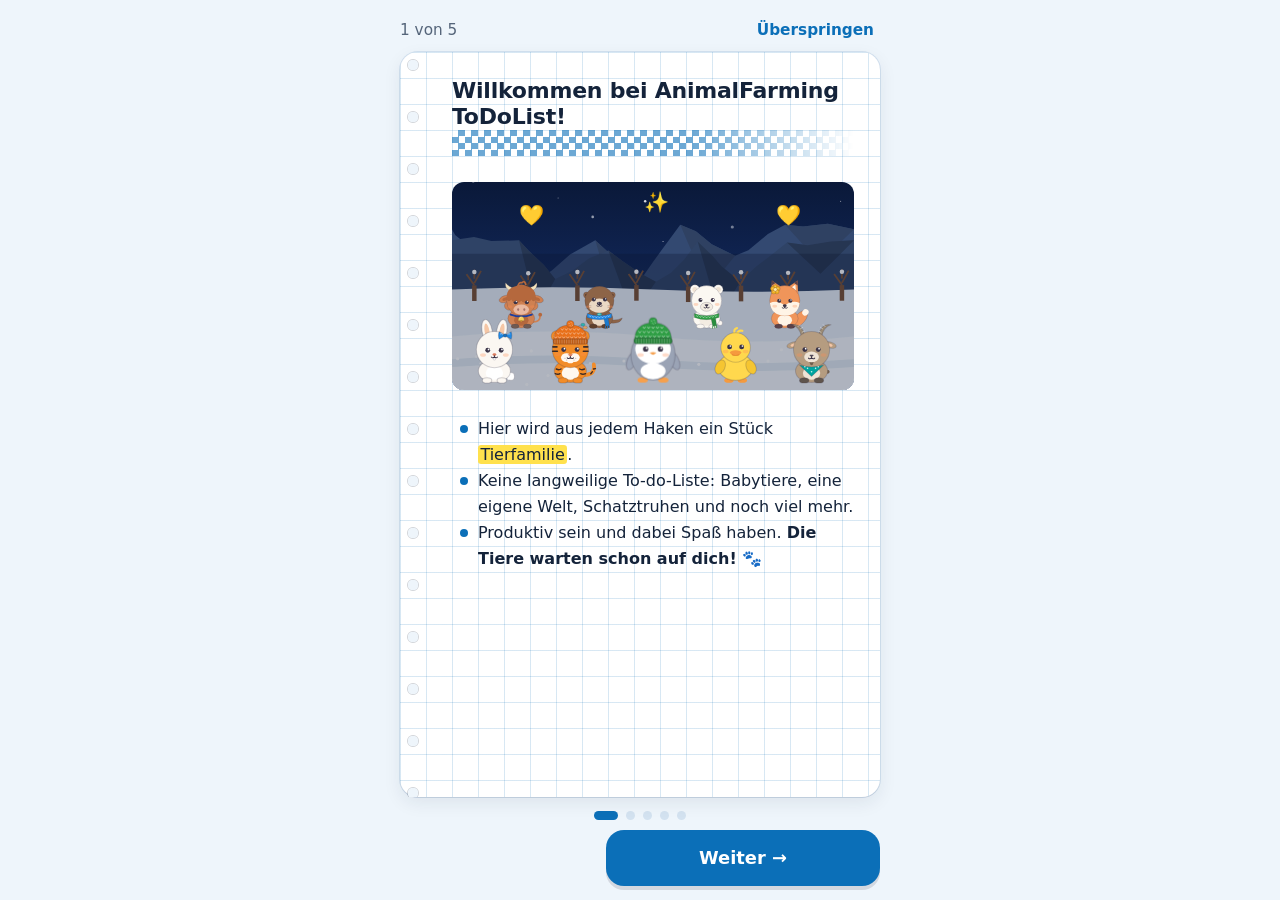
<file: index.html>
<!doctype html>
<html lang="de">
<head>
  <meta charset="utf-8">
  <meta name="viewport" content="width=device-width, initial-scale=1, viewport-fit=cover">
  <title>AnimalFarmingToDoList</title>
  <meta name="theme-color" content="#eef5fb">
  <meta name="apple-mobile-web-app-capable" content="yes">
  <meta name="mobile-web-app-capable" content="yes">
  <meta name="apple-mobile-web-app-status-bar-style" content="default">
  <meta name="apple-mobile-web-app-title" content="AnimalFarmingToDoList">
  <link rel="apple-touch-icon" href="icons/icon-180.png">
  <link rel="icon" href="icons/icon-192.png">
  <link rel="manifest" href="manifest.webmanifest">
  <link rel="stylesheet" href="styles.css">
</head>
<body>
  <div id="app">
    <header id="top"></header>
    <main id="view" tabindex="-1"></main>
  </div>

  <nav id="nav" aria-label="Hauptmenü">
    <button data-action="nav" data-view="heute"><span class="ni">☀️</span><span>Heute</span></button>
    <button data-action="nav" data-view="listen"><span class="ni">📝</span><span>Listen</span></button>
    <button data-action="nav" data-view="tiere"><span class="ni">🐾</span><span>Tiere</span></button>
    <button data-action="nav" data-view="einstellungen"><span class="ni">⚙️</span><span>Einstellen</span></button>
  </nav>

  <div id="sheet-layer" hidden>
    <div class="scrim" data-action="close-sheet"></div>
    <div class="sheet" role="dialog" aria-modal="true">
      <button class="sheet-close" data-action="close-sheet" aria-label="Schließen">✕</button>
      <div id="sheet-body"></div>
    </div>
  </div>

  <div id="overlay" hidden></div>
  <div id="hatch" hidden></div>
  <div id="gift" hidden></div>
  <div id="intro" hidden role="dialog" aria-modal="true" aria-label="Einführung"></div>
  <div id="toast" role="status" aria-live="polite"></div>
  <div id="fx" aria-hidden="true"></div>
  <input type="file" id="file-in" accept=".json,application/json,text/plain" hidden>

  <script src="animals.js"></script>
  <script src="world.js"></script>
  <script src="app.js"></script>
</body>
</html>
</file>
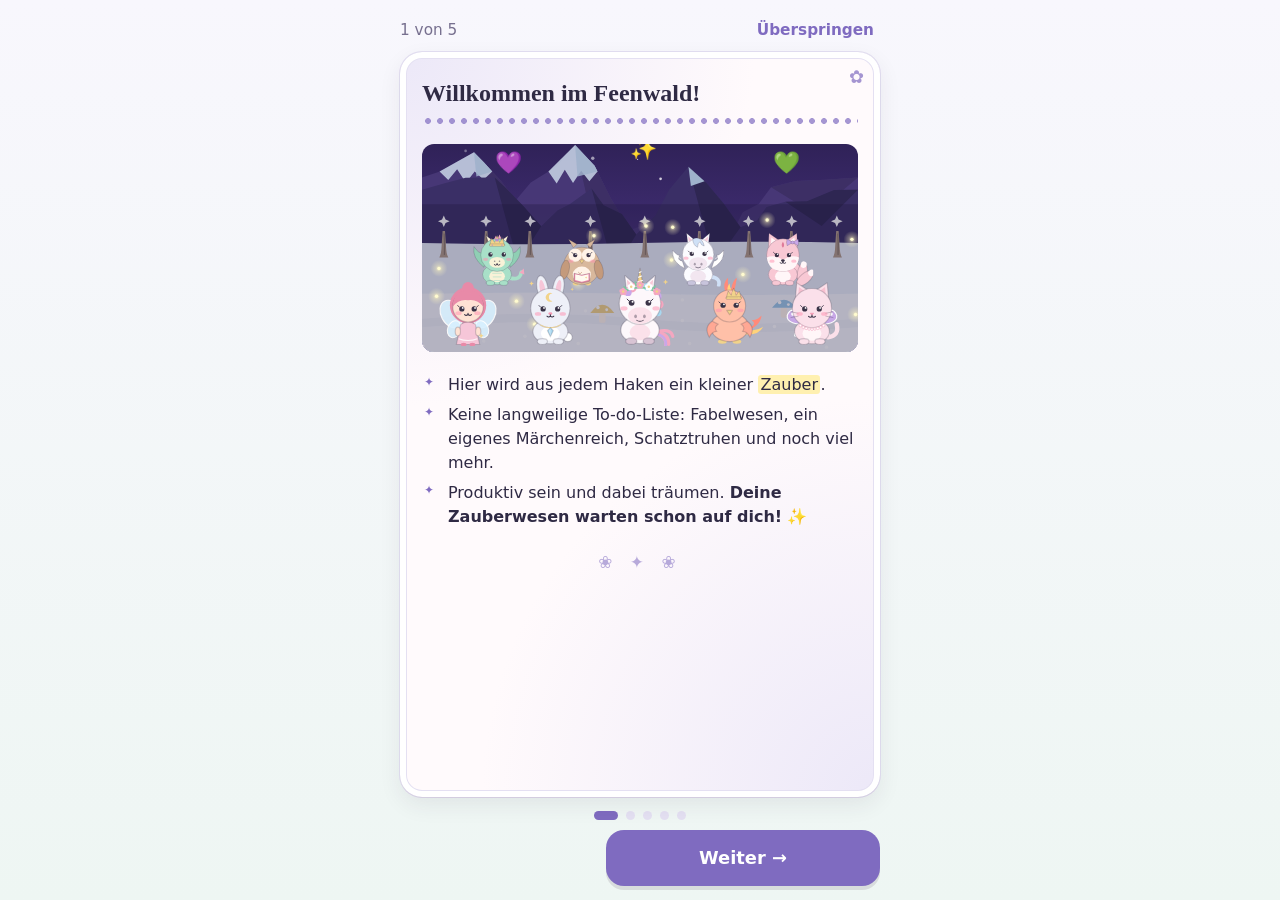
<file: feen/index.html>
<!doctype html>
<html lang="de" data-edition="feen">
<head>
  <meta charset="utf-8">
  <meta name="viewport" content="width=device-width, initial-scale=1, viewport-fit=cover">
  <title>FeenwaldToDoList</title>
  <meta name="theme-color" content="#f8f7fd">
  <meta name="apple-mobile-web-app-capable" content="yes">
  <meta name="mobile-web-app-capable" content="yes">
  <meta name="apple-mobile-web-app-status-bar-style" content="default">
  <meta name="apple-mobile-web-app-title" content="FeenwaldToDoList">
  <link rel="apple-touch-icon" href="icons/icon-180.png">
  <link rel="icon" href="icons/icon-192.png">
  <link rel="manifest" href="manifest.webmanifest">
  <link rel="stylesheet" href="../styles.css">
  <link rel="stylesheet" href="../feen.css">
</head>
<body>
  <div id="app">
    <header id="top"></header>
    <main id="view" tabindex="-1"></main>
  </div>

  <nav id="nav" aria-label="Hauptmenü">
    <button data-action="nav" data-view="heute"><span class="ni">☀️</span><span>Heute</span></button>
    <button data-action="nav" data-view="listen"><span class="ni">📜</span><span>Listen</span></button>
    <button data-action="nav" data-view="tiere"><span class="ni">🧚</span><span>Feenwald</span></button>
    <button data-action="nav" data-view="einstellungen"><span class="ni">⚙️</span><span>Einstellen</span></button>
  </nav>

  <div id="sheet-layer" hidden>
    <div class="scrim" data-action="close-sheet"></div>
    <div class="sheet" role="dialog" aria-modal="true">
      <button class="sheet-close" data-action="close-sheet" aria-label="Schließen">✕</button>
      <div id="sheet-body"></div>
    </div>
  </div>

  <div id="overlay" hidden></div>
  <div id="hatch" hidden></div>
  <div id="gift" hidden></div>
  <div id="intro" hidden role="dialog" aria-modal="true" aria-label="Einführung"></div>
  <div id="toast" role="status" aria-live="polite"></div>
  <div id="fx" aria-hidden="true"></div>
  <input type="file" id="file-in" accept=".json,application/json,text/plain" hidden>

  <!-- Reihenfolge wichtig: zuerst die Edition, dann der gemeinsame Code -->
  <script src="../edition-feen.js"></script>
  <script src="../animals.js"></script>
  <script src="../world.js"></script>
  <script src="../app.js"></script>
</body>
</html>
</file>
<file: styles.css>
/* ---------- Farbthemen (kräftig: Blau, Grün, Türkis, Herbst) ---------- */
:root, [data-theme="meer"] {
  --bg: #eef5fb; --card: #ffffff; --ink: #14233a; --muted: #55657a;
  --accent: #0b6fb8; --accent-ink: #ffffff; --soft: #cfe5f7; --line: #d3e2f0;
  --grid: rgba(11, 111, 184, .08);
  --hl-y: #ffe14d; --hl-g: #9be36a;
  --shadow: 0 1px 0 rgba(20, 35, 58, .05), 0 6px 18px rgba(20, 35, 58, .08);
  --cat-ink: #ffffff;
}
[data-theme="himmel"] { --bg: #edf6ff; --accent: #1677d6; --soft: #cde4fb; --line: #d2e3f5; --grid: rgba(22, 119, 214, .08); }
[data-theme="gipfel"] { --bg: #f4f7fc; --accent: #1d3f9e; --soft: #d5def5; --line: #d8e0f0; --grid: rgba(29, 63, 158, .08); }
[data-theme="tuerkis"] { --bg: #ebf8f7; --accent: #00857f; --soft: #c6ece9; --line: #cfe8e5; --grid: rgba(0, 133, 127, .08); }
[data-theme="wald"] { --bg: #eef7ee; --accent: #23843a; --soft: #cdeccf; --line: #d3e8d4; --grid: rgba(35, 132, 58, .08); }
[data-theme="herbst"] { --bg: #f3f6f1; --accent: #c44d12; --soft: #fbd9c2; --line: #e6e2d6; --grid: rgba(196, 77, 18, .07); }
[data-theme="sonne"] { --bg: #f2f7fb; --accent: #f0a500; --accent-ink: #14233a; --soft: #ffe8a8; --line: #dde6ee; --grid: rgba(240, 165, 0, .09); }
[data-theme="nacht"] {
  --bg: #0d1a2e; --card: #15263f; --ink: #e8f1fb; --muted: #9fb3cc;
  --accent: #3cc8e8; --accent-ink: #0d1a2e; --soft: #1f3a5c; --line: #22395a;
  --grid: rgba(255, 255, 255, .035);
  --hl-y: rgba(255, 214, 51, .4); --hl-g: rgba(120, 220, 90, .35);
  --shadow: 0 6px 18px rgba(0, 0, 0, .3);
}

/* ---------- Grundlagen ---------- */
* { box-sizing: border-box; -webkit-tap-highlight-color: transparent; }
/* Schrift wächst mit der Bildschirmbreite: so wie geplant bei ~390 px, auf schmalen Handys etwas kleiner, nie größer als bisher */
html { font-size: clamp(14px, 4.36vw, 17px); -webkit-text-size-adjust: 100%; text-size-adjust: 100%; overflow-x: clip; }
html[data-size="s"] { font-size: clamp(13px, 3.85vw, 15px); }
html[data-size="l"] { font-size: clamp(16px, 5.13vw, 20px); }
body { overflow-x: clip; }
/* Nichts darf breiter als der Bildschirm werden: Flex-/Grid-Kinder dürfen schrumpfen */
.set-row > * { min-width: 0; }
.set-row > :first-child { flex: 1 1 auto; }
.set-row > :last-child:not(:first-child) { flex: none; }
img, svg, input, textarea, select { max-width: 100%; }
body {
  margin: 0; color: var(--ink); background-color: var(--bg);
  background-image:
    linear-gradient(var(--grid) 1px, transparent 1px),
    linear-gradient(90deg, var(--grid) 1px, transparent 1px);
  background-size: 22px 22px;
  font-family: ui-rounded, "SF Pro Rounded", "Nunito", system-ui, -apple-system, "Segoe UI", sans-serif;
  line-height: 1.45; min-height: 100vh; min-height: 100dvh;
}
button, input, textarea { font: inherit; color: inherit; }
button { cursor: pointer; border: 0; background: none; padding: 0; }
input, textarea { font-size: max(16px, 1rem); } /* verhindert Zoom auf dem iPhone */
h1, h2, h3 { line-height: 1.2; margin: 0; }
:focus-visible { outline: 3px solid var(--accent); outline-offset: 2px; border-radius: 10px; }

#app {
  max-width: 620px; margin: 0 auto;
  padding: calc(env(safe-area-inset-top) + 10px) 16px calc(env(safe-area-inset-bottom) + 96px);
}
#view:focus { outline: none; }

/* ---------- Kopfzeile wie auf dem Zettel ---------- */
#top { display: flex; align-items: flex-end; justify-content: space-between; gap: 12px; padding: 8px 2px 4px; position: relative; }
.brand-name { font-size: clamp(1.25rem, 5.6vw, 1.9rem); font-weight: 800; letter-spacing: -.02em; color: var(--ink); line-height: 1.1; overflow-wrap: normal; word-break: normal; min-width: 0; }
.brand-date { flex: none; }
.brand-date { font-size: .9rem; color: var(--muted); text-align: right; padding-bottom: 8px; }
.checker {
  height: 12px; margin: 2px 0 16px; border-radius: 6px; opacity: .55;
  background:
    conic-gradient(var(--accent) 25%, transparent 0 50%, var(--accent) 0 75%, transparent 0) 0 0 / 12px 12px;
  -webkit-mask: linear-gradient(90deg, #000 60%, transparent);
          mask: linear-gradient(90deg, #000 60%, transparent);
}

/* ---------- Karten & Überschriften ---------- */
.card { background: var(--card); border-radius: 22px; box-shadow: var(--shadow); padding: 16px; margin-bottom: 14px; border: 1px solid var(--line); }
.muted { color: var(--muted); }
.hint { color: var(--muted); font-size: .9rem; margin: 4px 0 10px; }
.sec-head { display: flex; align-items: center; justify-content: space-between; margin: 22px 4px 10px; }
.sec-head h2 { font-size: 1.15rem; }
.view-title { font-size: 1.5rem; margin: 4px 4px 4px; }
section { margin-bottom: 8px; }

/* ---------- Knöpfe ---------- */
.big-btn {
  display: flex; align-items: center; justify-content: center; gap: 8px; width: 100%;
  min-height: 56px; padding: 12px 18px; border-radius: 18px; font-weight: 700; font-size: 1.05rem;
  background: var(--card); border: 2px solid var(--line); margin-bottom: 10px;
}
.big-btn.primary { background: var(--accent); color: var(--accent-ink); border-color: transparent; box-shadow: 0 4px 0 rgba(58, 51, 71, .15); }
.big-btn.primary:active { transform: translateY(2px); box-shadow: 0 2px 0 rgba(58, 51, 71, .15); }
.big-btn.soft { background: var(--soft); border-color: transparent; }
.big-btn.danger-soft { color: var(--muted); background: transparent; border: 2px dashed var(--line); }
.ghost-btn { padding: 12px 14px; border-radius: 14px; font-weight: 600; color: var(--muted); border: 2px dashed var(--line); width: 100%; min-height: 48px; margin-top: 4px; }
.link { color: var(--accent); font-weight: 700; padding: 8px 6px; min-height: 44px; }
.row2 { display: grid; grid-template-columns: minmax(0, 1fr) minmax(0, 1fr); gap: 10px; }

.pill {
  display: inline-flex; align-items: center; gap: 6px; padding: 10px 14px; min-height: 44px;
  border-radius: 999px; border: 2px solid var(--line); background: var(--card); font-weight: 600;
}
.pill.on { background: var(--soft); border-color: var(--accent); }
.pill.on.imp { background: var(--hl-y); border-color: #e3c02c; color: #3a3347; }
.pill.on.done { background: var(--hl-g); border-color: #7fcf55; color: #3a3347; }
.toggles { display: flex; flex-wrap: wrap; gap: 8px; margin: 10px 0 6px; }

.chips { display: flex; flex-wrap: wrap; gap: 8px; }
.chip {
  display: inline-flex; align-items: center; gap: 6px; padding: 6px 12px 6px 6px; min-height: 44px;
  border-radius: 999px; background: var(--card); border: 2px solid var(--line); font-weight: 600;
}
.chip svg { width: 30px; height: 30px; flex: none; }
.stone-dot { width: 18px; height: 14px; border-radius: 50%; display: inline-block; box-shadow: inset 0 0 0 1.5px rgba(20,35,58,.2); }
/* ausgewählt: kräftige Akzentfarbe (gut lesbar); Kategorie-Chips in ihrer eigenen Farbe */
.chip.on { background: var(--accent); border-color: var(--accent); color: var(--accent-ink); }
.chip.on[style*="--cat"] { background: var(--cat); border-color: var(--ink); color: #fff; }
.ico { width: 1.25em; height: 1.25em; vertical-align: -.25em; display: inline-block; }
.gift-cell .ico { width: 1.5em; height: 1.2em; }
.gc-icon .ico { width: 54px; height: 40px; }

/* ---------- Kategorien ---------- */
.cat { margin-bottom: 16px; }
.cat-head {
  width: 100%; display: flex; align-items: center; gap: 6px; text-align: left;
  background: var(--cat); color: var(--cat-ink); border-radius: 20px; text-shadow: 0 1px 1px rgba(0,0,0,.18); padding: 6px 8px 6px 8px; min-height: 58px;
  box-shadow: var(--shadow);
}
.cat-toggle { flex: 1; min-width: 0; display: flex; align-items: center; gap: 10px; text-align: left; min-height: 46px; padding-right: 4px; }
.cat-gear { flex: none; width: 44px; height: 44px; border-radius: 50%; display: grid; place-items: center; font-size: 1.15rem; background: none; text-shadow: none; }
/* Der Listenkasten ragt 14 px unter das Farbfeld (siehe .cat-body) → Zahnrad in die Mitte des sichtbaren Felds */
.cat:not(.collapsed) .cat-gear { transform: translateY(-7px); }
.cat-gear:active { transform: scale(.92); }
.cat:not(.collapsed) .cat-gear:active { transform: translateY(-7px) scale(.92); }
.cat-animal { width: 46px; height: 46px; flex: none; background: rgba(255, 255, 255, .55); border-radius: 50%; display: grid; place-items: center; }
.cat-animal svg { width: 42px; height: 42px; }
.cat-name { font-weight: 800; font-size: 1.1rem; flex: 1; }
.cat-count { font-size: .85rem; font-weight: 600; opacity: .8; }
.chev { transition: transform .2s; font-size: .9rem; }
.cat.collapsed .chev { transform: rotate(-90deg); }
.cat-body { background: var(--card); border: 1px solid var(--line); border-top: 0; margin: -14px 6px 0; padding: 20px 10px 8px; border-radius: 0 0 20px 20px; }

.paws { display: flex; align-items: center; gap: 6px; font-size: .85rem; color: var(--muted); padding: 0 6px 8px; flex-wrap: wrap; }
.paw { width: 16px; height: 16px; border-radius: 50%; border: 2px solid var(--cat, var(--accent)); display: inline-block; }
.paw.on { background: var(--cat, var(--accent)); }
[data-theme="nacht"] .paw { border-color: var(--accent); }
[data-theme="nacht"] .paw.on { background: var(--accent); }

/* ---------- Aufgaben ---------- */
.task { display: flex; align-items: center; gap: 4px; border-radius: 14px; }
.task + .task { border-top: 1px dashed var(--line); }
.check {
  flex: none; width: 48px; height: 48px; display: grid; place-items: center; border-radius: 50%;
}
.check::before {
  content: ""; grid-area: 1 / 1; width: 28px; height: 28px; border-radius: 50%;
  border: 2.5px solid var(--cat, var(--accent)); background: var(--card); transition: background .2s, transform .2s;
}
[data-theme="nacht"] .check::before { border-color: var(--cat, var(--accent)); }
.check svg { grid-area: 1 / 1; width: 18px; height: 18px; opacity: 0; transform: scale(.4); transition: .2s; z-index: 1; }
.is-done > .check::before { background: var(--cat, var(--accent)); }
.is-done > .check svg { opacity: 1; transform: scale(1); }
.check:active::before { transform: scale(.88); }
.check.sm { width: 40px; height: 40px; }
.check.sm::before { width: 24px; height: 24px; }

.task-main { flex: 1; text-align: left; padding: 10px 4px; min-height: 48px; display: flex; flex-direction: column; justify-content: center; gap: 4px; }
.task-title { font-size: 1rem; word-break: break-word; }
.hl { padding: .05em .25em; margin: 0 -.25em; border-radius: .3em; -webkit-box-decoration-break: clone; box-decoration-break: clone; }
.is-imp .hl, .hl.imp { background: linear-gradient(100deg, transparent 1%, var(--hl-y) 3%, var(--hl-y) 96%, transparent 99%); }
.is-done .hl { background: linear-gradient(100deg, transparent 1%, var(--hl-g) 3%, var(--hl-g) 96%, transparent 99%); }
.is-done .task-title { color: var(--muted); }
[data-theme="nacht"] .is-imp .hl, [data-theme="nacht"] .is-done .hl { color: var(--ink); }
.task-cat { font-size: .78rem; font-weight: 700; color: var(--muted); display: inline-flex; align-items: center; gap: 6px; }
.task-cat::before { content: ""; width: 10px; height: 10px; border-radius: 50%; background: var(--cat); }
.task-sub { font-size: .8rem; color: var(--muted); display: flex; align-items: center; gap: 8px; }
.mini-bar { width: 70px; height: 7px; border-radius: 4px; background: var(--line); overflow: hidden; }
.mini-bar i { display: block; height: 100%; background: var(--cat, var(--accent)); border-radius: 4px; }
.sun { padding-right: 8px; font-size: 1rem; }

.quick { display: flex; gap: 8px; padding: 6px 4px 6px 8px; }
.quick input, .sheet input[type="text"], .sheet textarea, .field {
  width: 100%; border: 2px solid var(--line); background: var(--bg); border-radius: 14px; padding: 12px 14px; min-height: 48px;
}
.quick input::placeholder { color: var(--muted); }
.quick input:focus, .sheet input:focus, .sheet textarea:focus, .field:focus { outline: none; border-color: var(--accent); background: var(--card); }
.done-toggle { color: var(--muted); font-weight: 700; font-size: .9rem; padding: 10px 8px; min-height: 44px; }

/* ---------- Heute ---------- */
.hello { display: flex; align-items: center; gap: 12px; padding: 4px 4px 0; }
.hello .mascot { width: 68px; height: 68px; flex: none; }
.list-card { padding: 6px 8px; }
.row-animal { width: 34px; height: 34px; flex: none; margin-right: 4px; }
.row-animal svg { width: 100%; height: 100%; display: block; }
.quiet-line {
  display: flex; align-items: center; justify-content: space-between; gap: 10px; flex-wrap: wrap;
  margin: 18px 4px 6px; padding: 10px 14px; border-radius: 16px; background: var(--soft); font-size: .95rem;
}
.quiet-paws { display: inline-flex; align-items: center; gap: 5px; }
.quiet-paws svg { width: 30px; height: 30px; margin-right: 2px; }
.quiet-paws .paw { width: 13px; height: 13px; }
.fold-btn {
  width: 100%; display: flex; justify-content: space-between; align-items: center;
  margin: 14px 0 10px; padding: 14px 16px; min-height: 52px; border-radius: 18px;
  background: var(--card); border: 1px solid var(--line); box-shadow: var(--shadow); font-weight: 800; font-size: 1.05rem;
}
.more-btn {
  width: 100%; min-height: 48px; margin: 4px 0 2px; border-radius: 14px;
  color: var(--accent); font-weight: 800; background: var(--soft);
}
.hello .mascot svg { width: 100%; height: 100%; }
.hello h1 { font-size: 1.35rem; margin-bottom: 4px; }
.hello p { margin: 0; }
.stats { display: grid; grid-template-columns: minmax(0, 1fr) minmax(0, 1fr); gap: 10px; margin-bottom: 14px; }
.stat { background: var(--card); border: 1px solid var(--line); border-radius: 18px; padding: 12px 14px; box-shadow: var(--shadow); }
.stat b { font-size: 1.6rem; display: block; line-height: 1.1; }
.stat span { font-size: .85rem; color: var(--muted); }
.stat.wide { grid-column: 1 / -1; display: flex; align-items: center; gap: 12px; }
.stat.wide svg { width: 52px; height: 52px; flex: none; }
.empty { text-align: center; padding: 22px 16px; }
.empty p { margin: 6px 0 14px; }
.install-tip { background: var(--soft); border: 0; position: relative; padding-right: 48px; }
.install-tip .x { position: absolute; top: 6px; right: 6px; width: 44px; height: 44px; }

/* ---------- Tierwiese (Karte) ---------- */
.world-bar { display: flex; align-items: center; gap: 8px; margin: 8px 0 10px; flex-wrap: wrap; }
.pebbles { background: var(--card); border: 1px solid var(--line); border-radius: 999px; padding: 8px 14px; font-size: 1.05rem; box-shadow: var(--shadow); }
.place-banner { background: var(--hl-y); color: #14233a; border-radius: 14px; padding: 8px 12px; margin-bottom: 8px; display: flex; align-items: center; justify-content: space-between; gap: 8px; font-size: .92rem; }
.world-wrap {
  overflow-x: auto; overflow-y: hidden; -webkit-overflow-scrolling: touch; overscroll-behavior-x: contain;
  border-radius: 22px; border: 1px solid var(--line); box-shadow: var(--shadow); margin: 0 -4px;
  scrollbar-width: none;
}
.world-wrap::-webkit-scrollbar { display: none; }
.world-row { display: flex; width: max-content; }
@media (hover: hover) and (pointer: fine) { .world-wrap { cursor: grab; } .world-wrap:active { cursor: grabbing; } }
.w-region { display: block; flex: none; content-visibility: auto; contain-intrinsic-size: 412px 300px; }
.region-chips { display: flex; gap: 6px; overflow-x: auto; padding: 10px 2px 2px; scrollbar-width: none; }
.region-chips::-webkit-scrollbar { display: none; }
.rchip { flex: none; padding: 7px 12px; border-radius: 999px; background: var(--card); border: 1px solid var(--line); font-size: .82rem; font-weight: 700; white-space: nowrap; min-height: 36px; }
.rchip.locked { color: var(--muted); border-style: dashed; }
.rchip.on { background: var(--accent); color: var(--accent-ink); border-color: var(--accent); }
.w-label { cursor: pointer; }
.w-anim, .w-gadget, .w-find, .w-slot, .w-lock { cursor: pointer; }
.w-anim { transform-box: fill-box; transform-origin: 50% 100%; animation: wiggle 9s ease-in-out infinite; }
.w-anim.hop-now { animation: happy .6s ease; animation-delay: 0s !important; }
.w-anim.spot { animation: happy .7s ease 5; animation-delay: 0s !important; filter: drop-shadow(0 0 4px #ffd23f) drop-shadow(0 0 8px #ffd23f); }
.calm .w-anim.spot { filter: drop-shadow(0 0 4px #ffd23f) drop-shadow(0 0 8px #ffd23f); }
@keyframes wiggle { 0%, 86%, 100% { transform: none } 89% { transform: translateY(-5px) } 92% { transform: none } 95% { transform: rotate(-4deg) } }
.w-slot.pulse circle { animation: pulse 1.2s ease-in-out infinite; transform-box: fill-box; transform-origin: center; }
@keyframes pulse { 50% { transform: scale(1.18); } }
.flicker { transform-box: fill-box; transform-origin: 50% 100%; animation: flicker 1.4s ease-in-out infinite; }
@keyframes flicker { 50% { transform: scale(.9, 1.08); } }
.splash { animation: fade-pulse 2s ease-in-out infinite; }
@keyframes fade-pulse { 50% { opacity: .55; } }
.smoke { animation: drift 6s ease-in-out infinite; }
@keyframes drift { 50% { transform: translate(6px, -4px); opacity: .7; } }
.aurora { animation: fade-pulse 7s ease-in-out infinite; }
/* Laden */
.pebble-big { font-size: 1.15rem; margin: 0 0 12px; }
.unlock-card { display: flex; align-items: center; gap: 10px; background: var(--soft); border-radius: 18px; padding: 12px; margin-bottom: 14px; }
.unlock-card > div { flex: 1; font-size: .92rem; }
.unlock-card .big-btn { width: auto; min-width: 92px; margin: 0; }
.unlock-card .big-btn[disabled] { opacity: .55; }
/* Kategorien umbrechen statt seitlich scrollen – alles auf einen Blick */
.shop-tabs { display: flex; flex-wrap: wrap; gap: 6px; margin-bottom: 12px; }
.shop-tabs .chip { white-space: nowrap; }
.buy-prev { width: 170px; height: 170px; margin: 4px auto 0; display: grid; place-items: center; background: var(--soft); border-radius: 24px; }
.buy-prev svg { width: 86%; height: 86%; }
.buy-prev.region { width: 100%; height: auto; aspect-ratio: 360 / 262; overflow: hidden; padding: 0; }
.buy-prev.region svg { width: 100%; height: 100%; display: block; }
.price-box { display: grid; grid-template-columns: repeat(3, minmax(0, 1fr)); gap: 8px; margin-bottom: 14px; }
.price-box > div { background: var(--soft); border-radius: 16px; padding: 10px 6px; text-align: center; }
.price-box span { display: block; font-size: .8rem; color: var(--muted); }
.price-box b { font-size: 1.2rem; }
.price-box b.neg { color: var(--muted); }
/* Am PC: sichtbare, schmale Scrollleiste für die Gebiets-Knöpfe */
@media (hover: hover) and (pointer: fine) {
  .region-chips { scrollbar-width: thin; padding-bottom: 6px; }
  .region-chips::-webkit-scrollbar { display: block; height: 6px; }
  .region-chips::-webkit-scrollbar-thumb { background: var(--line); border-radius: 3px; }
}
.shop-grid { display: grid; grid-template-columns: repeat(auto-fill, minmax(140px, 1fr)); gap: 8px; }
.shop-item { background: var(--card); border: 1px solid var(--line); border-radius: 18px; padding: 8px; display: flex; flex-direction: column; align-items: center; text-align: center; gap: 3px; font-size: .88rem; }
.shop-prev { width: 84px; height: 84px; display: grid; place-items: center; }
.shop-prev svg { width: 100%; height: 100%; }
.shop-item small { font-size: .74rem; min-height: 1.1em; }
.buy { background: var(--accent); color: var(--accent-ink); border-radius: 12px; padding: 6px 14px; font-weight: 800; min-height: 40px; min-width: 76px; }
.buy.off { background: var(--line); color: var(--muted); }
.owned { color: var(--accent); font-weight: 800; font-size: .8rem; padding: 8px 0; }
.pick-item { cursor: pointer; }
.slot-cur { display: flex; gap: 12px; align-items: center; background: var(--soft); border-radius: 18px; padding: 10px; }

/* ---------- Tiere ---------- */
.scene { border-radius: 22px; overflow: hidden; margin: 10px 0 10px; box-shadow: var(--shadow); border: 1px solid var(--line); }
.scene svg { display: block; width: 100%; height: auto; }
[data-theme="nacht"] .scene { --sky: #2b3150; --sun: #f3efd0; }
[data-theme="nacht"] .scene svg { filter: brightness(.82) saturate(.85); }
.meadow { display: grid; grid-template-columns: repeat(auto-fill, minmax(100px, 1fr)); gap: 10px; }
.critter {
  background: var(--card); border: 1px solid var(--line); border-radius: 20px; padding: 8px 6px 10px;
  display: flex; flex-direction: column; align-items: center; box-shadow: var(--shadow);
}
.critter svg { width: 82px; height: 82px; }
.critter span { font-weight: 700; font-size: .9rem; text-align: center; word-break: break-word; }
.critter small { color: var(--muted); font-size: .72rem; }
.album { display: grid; grid-template-columns: repeat(3, minmax(0, 1fr)); gap: 8px; }
.album-item { text-align: center; padding: 6px 2px; border-radius: 16px; }
.album-item svg { width: 64px; height: 64px; }
.album-item.missing svg { filter: grayscale(1) brightness(1.15); opacity: .35; }
.album-item b { display: block; font-size: .78rem; }
.album-item small { color: var(--muted); font-size: .72rem; }
.prog-row { display: flex; align-items: center; gap: 10px; padding: 8px 0; }
.prog-row + .prog-row { border-top: 1px dashed var(--line); }
.prog-row svg { width: 46px; height: 46px; flex: none; }
.prog-row .paws { padding: 4px 0 0; }
.big-animal { width: 200px; height: 200px; margin: 0 auto; display: block; }
.idle-hop { animation: hop 2.8s ease-in-out infinite; transform-origin: 50% 100%; }
.hop-now { animation: happy .6s ease; transform-origin: 50% 100%; }
@keyframes hop { 0%, 80%, 100% { transform: translateY(0) } 88% { transform: translateY(-6px) } 94% { transform: translateY(0) } }
@keyframes happy { 0% { transform: scale(1) } 30% { transform: scale(1.08, .92) } 60% { transform: translateY(-14px) scale(.96, 1.05) } 100% { transform: none } }
.swatches { display: flex; flex-wrap: wrap; gap: 10px; }
.swatch { width: 44px; height: 44px; border-radius: 50%; background: var(--c); border: 3px solid var(--card); box-shadow: 0 0 0 2px var(--line); }
.swatch.on { box-shadow: 0 0 0 3px var(--ink); }
.animal-grid { display: grid; grid-template-columns: repeat(3, minmax(0, 1fr)); gap: 8px; }
.animal-pick { border: 2px solid var(--line); border-radius: 18px; padding: 6px 2px; background: var(--card); font-size: .75rem; font-weight: 600; }
.animal-pick svg { width: 60px; height: 60px; display: block; margin: 0 auto; }
.animal-pick.on { border-color: var(--ink); background: var(--soft); }

/* ---------- Einstellungen ---------- */
.set-row { display: flex; align-items: center; justify-content: space-between; gap: 12px; padding: 10px 0; }
.set-row + .set-row { border-top: 1px dashed var(--line); }
.set-row p { margin: 2px 0 0; font-size: .85rem; color: var(--muted); }
.switch { width: 58px; height: 34px; border-radius: 999px; background: var(--line); position: relative; flex: none; transition: background .2s; }
.switch::after { content: ""; position: absolute; top: 4px; left: 4px; width: 26px; height: 26px; border-radius: 50%; background: #fff; box-shadow: 0 1px 3px rgba(0,0,0,.2); transition: transform .2s; }
.switch.on { background: var(--accent); }
.switch.on::after { transform: translateX(24px); }
.seg { display: inline-flex; background: var(--line); border-radius: 14px; padding: 3px; }
.seg button { min-width: 48px; min-height: 40px; border-radius: 11px; font-weight: 700; }
.seg button.on { background: var(--card); box-shadow: var(--shadow); }
.stepper { display: inline-flex; align-items: center; gap: 4px; }
.stepper button { width: 44px; height: 44px; border-radius: 50%; background: var(--soft); font-size: 1.3rem; font-weight: 700; }
.stepper b { min-width: 28px; text-align: center; font-size: 1.2rem; }
.themes { display: grid; grid-template-columns: repeat(var(--tcols, 4), minmax(0, 1fr)); gap: 8px; }
.theme-btn { min-width: 0; border: 2px solid var(--line); border-radius: 16px; padding: 10px 4px; font-size: .78rem; line-height: 1.2; font-weight: 700; background: var(--card); overflow-wrap: anywhere; hyphens: auto; -webkit-hyphens: auto; }
.theme-btn.on { border-color: var(--ink); }
.theme-btn i { display: block; width: min(40px, 70%); aspect-ratio: 1; height: auto; margin: 0 auto 6px; border-radius: 50%; background: linear-gradient(135deg, var(--a) 50%, var(--b) 50%); box-shadow: inset 0 0 0 1px rgba(0,0,0,.08); }
.cat-line { display: flex; align-items: center; gap: 10px; width: 100%; text-align: left; padding: 8px 0; min-height: 52px; }
.cat-line + .cat-line, .cat-row + .cat-row { border-top: 1px dashed var(--line); }
.cat-row { display: flex; align-items: center; gap: 4px; }
.cat-row .cat-line { flex: 1; min-width: 0; }
.cat-move { display: inline-flex; align-items: center; gap: 2px; flex: none; }
.cat-move .icon-btn { background: var(--soft); color: var(--ink); font-size: .85rem; }
.cat-move .icon-btn[disabled] { opacity: .3; cursor: default; }
.cat-move .muted { margin-left: 8px; font-size: .9rem; }
.cat-line svg { width: 40px; height: 40px; flex: none; }
.cat-line > * { min-width: 0; }
.cat-line .dot { flex: none; }
.cat-line .dot { width: 18px; height: 18px; border-radius: 50%; background: var(--cat); margin-left: auto; }
.footer-note { text-align: center; color: var(--muted); font-size: .85rem; margin: 18px 0; padding: 10px; user-select: none; -webkit-user-select: none; }
.debug-card { border: 2px dashed var(--line); }
.big-btn.danger { background: #b23a12; color: #fff; border-color: transparent; }

/* ---------- Navigation ---------- */
#nav {
  position: fixed; left: 0; right: 0; bottom: 0; z-index: 20;
  display: flex; justify-content: center; gap: 2px;
  padding: 6px 10px calc(env(safe-area-inset-bottom) + 6px);
  background: color-mix(in srgb, var(--card) 88%, transparent);
  -webkit-backdrop-filter: blur(14px); backdrop-filter: blur(14px);
  border-top: 1px solid var(--line);
}
#nav button { flex: 1; max-width: 140px; display: flex; flex-direction: column; align-items: center; gap: 2px; padding: 6px 0; border-radius: 14px; font-size: .78rem; font-weight: 700; color: var(--muted); min-height: 56px; }
#nav .ni { font-size: 1.35rem; line-height: 1.2; filter: grayscale(.6); opacity: .8; }
#nav button.on { color: var(--ink); background: var(--soft); }
#nav button.on .ni { filter: none; opacity: 1; }

/* ---------- Bottom Sheet ---------- */
#sheet-layer { position: fixed; inset: 0; z-index: 55; } /* über Fokus/Timer, unter dem Schlüpf-Fenster */
.split-box { text-align: left; background: var(--soft); border-radius: 18px; padding: 14px; margin-top: 14px; }
.split-box p { margin: 0 0 10px; }
.split-box input { width: 100%; border: 2px solid var(--line); background: var(--card); border-radius: 14px; padding: 12px 14px; min-height: 48px; }
.split-box input:focus { outline: none; border-color: var(--accent); }
.split-list { margin: 0 0 10px; padding-left: 1.4em; font-weight: 600; }
.split-list li { padding: 3px 0; }
.split-list li.is-done { color: var(--muted); text-decoration: line-through; }
.scrim { position: absolute; inset: 0; background: rgba(40, 32, 50, .38); animation: fade .2s; }
.sheet {
  position: absolute; left: 0; right: 0; bottom: 0; max-width: 620px; margin: 0 auto;
  max-height: 90vh; max-height: 90dvh; overflow-y: auto; -webkit-overflow-scrolling: touch;
  background: var(--card); border-radius: 26px 26px 0 0;
  padding: 22px 18px calc(env(safe-area-inset-bottom) + 24px);
  animation: up .25s ease-out;
}
.sheet h2 { font-size: 1.3rem; margin: 0 48px 12px 0; }
.sheet h3 { font-size: 1rem; margin: 20px 0 8px; }
.sheet-close { position: absolute; top: 10px; right: 10px; width: 44px; height: 44px; border-radius: 50%; background: var(--soft); font-size: 1rem; }
.sheet-actions { margin-top: 22px; }
.title-input { font-weight: 700; resize: none; }
.sub { display: flex; align-items: center; gap: 2px; }
.sub input { flex: 1; border: 0 !important; background: transparent !important; padding: 8px 4px !important; min-height: 44px; }
.sub.is-done input { color: var(--muted); text-decoration: line-through; }
.icon-btn { width: 44px; height: 44px; border-radius: 50%; color: var(--muted); flex: none; }
.pick { display: flex; align-items: center; gap: 10px; width: 100%; text-align: left; padding: 10px 8px; min-height: 52px; border-radius: 14px; }
.pick .sunbox { width: 34px; height: 34px; border-radius: 50%; border: 2px dashed var(--line); display: grid; place-items: center; flex: none; font-size: 1rem; filter: grayscale(1); opacity: .45; }
.pick.on { background: var(--soft); }
.pick.on .sunbox { filter: none; opacity: 1; border-style: solid; border-color: #f0c33c; background: #fff4c2; }
.pick-group { margin-top: 12px; font-weight: 800; font-size: .9rem; display: flex; align-items: center; gap: 8px; }
.pick-group::before { content: ""; width: 12px; height: 12px; border-radius: 50%; background: var(--cat); }
.sticky-bottom { position: sticky; bottom: calc(-1 * (env(safe-area-inset-bottom) + 24px)); background: var(--card); padding: 12px 0 calc(env(safe-area-inset-bottom) + 8px); margin-top: 12px; }

/* ---------- Overlays: Fokus, Timer, Schlüpfen ---------- */
#overlay, #hatch {
  position: fixed; inset: 0; z-index: 50; background: var(--bg); overflow-y: auto;
  padding: calc(env(safe-area-inset-top) + 16px) 18px calc(env(safe-area-inset-bottom) + 20px);
  animation: fade .2s;
}
#hatch { z-index: 60; background: var(--bg); }
.ov-inner { max-width: 520px; margin: 0 auto; display: flex; flex-direction: column; min-height: 100%; }
.ov-close { align-self: flex-end; width: 48px; height: 48px; border-radius: 50%; background: var(--soft); font-size: 1.1rem; }
.focus-card { background: var(--card); border-radius: 28px; padding: 22px 20px; text-align: center; box-shadow: var(--shadow); border: 1px solid var(--line); margin: 10px 0 18px; border-top: 10px solid var(--cat); }
.focus-card svg.big { width: 120px; height: 120px; }
.focus-card h1 { font-size: 1.6rem; margin: 10px 0 6px; word-break: break-word; }
.next-step { background: var(--soft); border-radius: 16px; padding: 12px; margin: 14px 0 0; }
.next-step b { display: block; font-size: 1.1rem; margin: 4px 0 8px; }
.timer-ring { width: 230px; height: 230px; margin: 20px auto; position: relative; }
.timer-ring svg { width: 100%; height: 100%; transform: rotate(-90deg); }
.timer-ring .t { position: absolute; inset: 0; display: grid; place-items: center; font-size: 2.6rem; font-weight: 800; font-variant-numeric: tabular-nums; }
.timer-ring circle { transition: stroke-dashoffset 1s linear; }
.center { text-align: center; }
.center p { margin: 6px 0; }

/* Einführung im Karo-Heft-Stil.
   Ein Kästchen = 26 px. Zeilenhöhe, Abstände, Bilder und Polsterung sind ganze Kästchen,
   damit jede Textzeile genau in einer Kästchenreihe steht. */
#intro { --k: 26px; position: fixed; inset: 0; z-index: 70; overflow-y: auto; background-color: var(--bg);
  padding: calc(env(safe-area-inset-top) + 8px) 12px calc(env(safe-area-inset-bottom) + 14px); animation: fade .25s; }
.intro-wrap { max-width: 480px; margin: 0 auto; display: flex; flex-direction: column; min-height: 100%; }
.intro-top { display: flex; justify-content: space-between; align-items: center; min-height: 44px; font-size: .9rem; }
.intro-page {
  position: relative; flex: 1; border-radius: 18px; box-shadow: var(--shadow), 0 0 0 1px var(--line);
  padding: var(--k) var(--k) var(--k) calc(var(--k) * 2);
  background-color: var(--card);
  background-image: linear-gradient(color-mix(in srgb, var(--accent) 16%, transparent) 1px, transparent 1px),
                    linear-gradient(90deg, color-mix(in srgb, var(--accent) 16%, transparent) 1px, transparent 1px);
  background-size: var(--k) var(--k); background-position: 0 0; background-origin: border-box;
  animation: up .25s ease-out;
}
.intro-page * { margin: 0; }
/* Lochrand wie im Collegeblock – Löcher genau in jeder zweiten Kästchenreihe */
.intro-page::before { content: ""; position: absolute; left: 6px; top: 0; bottom: 0; width: 14px;
  background: radial-gradient(circle at 7px 13px, var(--bg) 5px, color-mix(in srgb, var(--ink) 18%, transparent) 5.5px, transparent 6.5px) 0 0 / 14px calc(var(--k) * 2) repeat-y; }
.intro-head h1 { font-size: 22px; line-height: var(--k); font-weight: 800; letter-spacing: -.01em; padding-top: 0; }
.intro-head .checker { height: var(--k); margin: 0 0 var(--k); opacity: .6; border-radius: 0;
  background: conic-gradient(var(--accent) 25%, transparent 0 50%, var(--accent) 0 75%, transparent 0) 0 0 / var(--k) var(--k);
  background-size: 13px 13px; }
.intro-art { margin-bottom: var(--k); }
.intro-points { list-style: none; padding: 0; }
.intro-points li { position: relative; padding-left: var(--k); font-size: 16px; line-height: var(--k); }
.intro-points li::before { content: ""; position: absolute; left: 8px; top: 9px; width: 8px; height: 8px; border-radius: 50%; background: var(--accent); }
.intro-points mark { background: var(--hl-y); color: inherit; padding: 0 .15em; border-radius: .2em; }
.intro-points mark.g { background: var(--hl-g); }

/* Bilder: Höhen immer ganze Kästchen */
.intro-art.crew { display: grid; grid-template-columns: repeat(4, minmax(0, 1fr)); grid-auto-rows: calc(var(--k) * 3); gap: 0 4px; }
.intro-art.crew > div { position: relative; }
.intro-art.crew svg { width: 100%; height: 100%; display: block; }
.intro-art.crew .secret svg { filter: brightness(0) opacity(.18); }
.intro-art.crew .secret b { position: absolute; inset: 0; display: grid; place-items: center; font-size: 20px; color: var(--muted); }
.intro-art.map { position: relative; height: calc(var(--k) * 8); border-radius: 12px; overflow: hidden; }
.intro-art.map > svg { width: 100%; height: 100%; display: block; }
/* Willkommensseite: Pinguin schlüpft, sagt Hallo (verschwindet nach 4 s), die Familie hüpft nach und nach dazu.
   Alles liegt IN der Landschafts-Grafik, daher stehen die Tiere immer auf dem Boden. */
.intro-art .w-label { display: none; }
.intro-art.welcome > svg g { transform-box: fill-box; }
.wl-pop { transform-origin: 50% 100%; animation: pop-in .5s cubic-bezier(.3, 1.6, .5, 1) both; }
.wl-egg { transform-origin: 50% 90%; animation: wobble .4s ease-in-out .3s 3 both, eggout .35s ease-in 1.5s forwards; }
.wl-born { transform-origin: 50% 90%; animation: rise .8s cubic-bezier(.25, 1.35, .5, 1) 1.55s both; }
.wl-bubble { transform-origin: 50% 100%; animation: bubble-in .45s cubic-bezier(.3, 1.6, .5, 1) 2.35s both, bubble-out .4s ease-in 6.35s forwards; }
.wl-heart { animation: pop-in .5s ease-out 5.2s both, float-soft 3s ease-in-out 5.7s infinite; transform-origin: 50% 50%; }
@keyframes eggout { to { transform: scale(1.35); opacity: 0; } }
@keyframes bubble-in { from { opacity: 0; transform: scale(.4); } to { opacity: 1; transform: none; } }
@keyframes bubble-out { to { opacity: 0; transform: scale(.6); } }
@keyframes float-soft { 50% { transform: translateY(-6px); } }
/* Ruhemodus / weniger Bewegung: gleich das fertige Bild (ohne Ei und ohne Sprechblase) */
.calm .wl-egg, .calm .wl-bubble { display: none; }
@media (prefers-reduced-motion: reduce) { .wl-egg, .wl-bubble { display: none; } }
.map-crew { position: absolute; left: 0; right: 0; bottom: 4px; display: flex; justify-content: space-around; }
.map-crew svg { width: 44px; height: 44px; }
.intro-art.list { background: var(--card); border-radius: 12px; box-shadow: 0 0 0 1px var(--line); overflow: hidden; }
.intro-art.list .task { height: calc(var(--k) * 2); pointer-events: none; }
.intro-art.list .task + .task { border-top: 0; }
.intro-art.list .check { width: calc(var(--k) * 2); height: calc(var(--k) * 2); }
.intro-art.list .task-main { padding: 0; min-height: 0; }
.mini-cat { height: calc(var(--k) * 2); display: flex; align-items: center; gap: 8px; padding: 0 12px 0 6px; background: #084a85; color: #fff; }
.mini-cat span { width: 40px; height: 40px; background: rgba(255,255,255,.55); border-radius: 50%; display: grid; place-items: center; }
.mini-cat svg { width: 36px; height: 36px; }
.mini-cat b { flex: 1; font-size: 17px; }
.mini-cat small { opacity: .85; font-weight: 600; }
.mini-add { height: calc(var(--k) * 2); display: flex; align-items: center; padding: 0 14px; color: var(--muted); border-top: 1px dashed var(--line); }
.intro-label { height: var(--k); line-height: var(--k); font-weight: 800; padding: 0 10px; }
.intro-btn { height: calc(var(--k) * 2); line-height: calc(var(--k) * 2); background: var(--accent); color: var(--accent-ink); text-align: center; font-weight: 800; }
.intro-art.gifts { display: flex; flex-direction: column; gap: var(--k); }
.gift-strip { height: calc(var(--k) * 2); display: grid; grid-template-columns: repeat(7, minmax(0, 1fr)); gap: 4px; }
.gift-strip span { display: flex; flex-direction: column; align-items: center; justify-content: center; background: var(--card); border-radius: 8px; box-shadow: 0 0 0 1px var(--line); font-size: 13px; line-height: 1.1; }
.gift-strip span.done { background: var(--soft); }
.gift-strip b { font-size: 12px; }
.gift-strip .chest-cell { box-shadow: 0 0 0 2px var(--accent); }
.gift-strip .ico { width: 24px; height: 20px; }
.gift-chest { height: calc(var(--k) * 4); }
.gift-chest svg { height: 100%; width: auto; display: block; margin: 0 auto; }
.intro-art.loop { display: grid; grid-template-columns: minmax(0, 1fr) var(--k) minmax(0, 1fr); grid-template-rows: calc(var(--k) * 3) var(--k) calc(var(--k) * 3); }
.loop-tile { background: var(--card); border-radius: 12px; box-shadow: 0 0 0 1px var(--line); display: flex; flex-direction: column; align-items: center; justify-content: center; }
.loop-tile span { font-size: 26px; line-height: 1; height: 36px; display: grid; place-items: center; }
.loop-tile .loop-svg { width: 40px; height: 40px; }
.loop-tile .loop-svg svg { width: 100%; height: 100%; }
.loop-tile.egg { box-shadow: 0 0 0 2px var(--accent); }
.loop-tile b { font-size: 14px; }
.loop-arrow { display: grid; place-items: center; font-weight: 800; color: var(--accent); font-size: 18px; }
.wobble { animation: wobble .6s ease-in-out infinite alternate; transform-origin: 50% 90%; }
.intro-dots { display: flex; justify-content: center; gap: 8px; margin: 14px 0 10px; }
.intro-dots span { width: 9px; height: 9px; border-radius: 50%; background: var(--line); }
.intro-dots span.on { background: var(--accent); width: 24px; border-radius: 5px; }
.intro-nav { display: grid; grid-template-columns: minmax(0, 1fr) minmax(0, 1.4fr); gap: 10px; }
.intro-nav .big-btn { margin: 0; }

/* Tagesgeschenk & Schatztruhe */
#gift { position: fixed; inset: 0; z-index: 62; background: var(--bg); overflow-y: auto;
  padding: calc(env(safe-area-inset-top) + 24px) 18px calc(env(safe-area-inset-bottom) + 20px); animation: fade .25s; }
.gift h2 { font-size: 1.45rem; margin: 6px 0 4px; }
.gift-row { display: grid; grid-template-columns: repeat(7, minmax(0, 1fr)); gap: 5px; margin: 18px 0 8px; }
.gift-cell { background: var(--card); border: 2px solid var(--line); border-radius: 14px; padding: 6px 2px; text-align: center; display: flex; flex-direction: column; align-items: center; gap: 1px; }
.gift-cell span { font-size: 1.1rem; }
.gift-cell b { font-size: .78rem; }
.gift-cell small { font-size: .62rem; color: var(--muted); }
.gift-cell.done { background: var(--soft); border-color: transparent; opacity: .75; }
.gift-cell.done span::after { content: '✓'; font-size: .8rem; margin-left: 1px; color: var(--accent); }
.gift-cell.today { border-color: var(--accent); box-shadow: 0 0 0 3px var(--soft); transform: scale(1.06); }
.gift-big { display: grid; place-items: center; min-height: 170px; }
.pebble-pop { font-size: 3rem; font-weight: 800; animation: pop-in .6s cubic-bezier(.3, 1.6, .5, 1) both; }
@keyframes pop-in { from { transform: scale(.3); opacity: 0; } }
.chest-box { width: 210px; margin: 0 auto; }
.chest-box svg { width: 100%; height: auto; display: block; }
.chest-box:not(.open) { animation: wobble .5s ease-in-out .3s 2; transform-origin: 50% 90%; }
.chest-box.open { animation: pop-in .6s cubic-bezier(.3, 1.6, .5, 1) both; }
.chest-rays { transform-box: fill-box; transform-origin: 50% 100%; animation: rays 3s linear infinite; }
@keyframes rays { 50% { opacity: .5; } }
.gift-choice { width: 100%; display: flex; align-items: center; gap: 12px; text-align: left; background: var(--card); border: 2px solid var(--line);
  border-radius: 20px; padding: 12px; margin-top: 10px; box-shadow: var(--shadow); }
.gift-choice:active { border-color: var(--accent); }
.gift-choice b { display: block; font-size: 1.05rem; }
.gift-choice small { display: block; color: var(--muted); font-size: .85rem; margin-top: 2px; }
.gc-icon { font-size: 2.4rem; width: 64px; text-align: center; flex: none; }
.gc-sky { width: 64px; height: 64px; flex: none; }
.gc-sky svg { width: 100%; height: 100%; border-radius: 12px; }
.big-btn.gold { background: #f2b01e; color: #14233a; border-color: transparent; }

/* Schlüpfen: Ei wackelt → Riss → Deckel fliegt weg → Tier steigt aus der Schale → Glitzer → Name */
.hatch-stage { position: relative; width: 220px; height: 220px; margin: 36px auto 14px; }
.hatch-stage > div { position: absolute; inset: 0; }
.hatch-stage svg { width: 100%; height: 100%; }
.hatch-ground { inset: auto 18% -2% 18% !important; height: 8%; border-radius: 50%; background: rgba(20, 35, 58, .1); }
.shell { transform-origin: 50% 92%; animation: wobble .45s ease-in-out .2s 3 both; }
.shell .crack { opacity: 0; animation: fade .15s .95s forwards; }
.shell-top { z-index: 3; clip-path: polygon(0 0, 100% 0, 100% 51%, 78% 51%, 70% 56%, 62% 50%, 54% 57%, 46% 49%, 38% 57%, 31% 50%, 22% 56%, 0 56%);
  -webkit-clip-path: polygon(0 0, 100% 0, 100% 51%, 78% 51%, 70% 56%, 62% 50%, 54% 57%, 46% 49%, 38% 57%, 31% 50%, 22% 56%, 0 56%);
  animation: wobble .45s ease-in-out .2s 3 both, lidoff .7s cubic-bezier(.3, .7, .4, 1) 1.35s forwards; }
/* Untere Schale in zwei Hälften, die beim Schlüpfen nach außen wegfallen – nie über dem Tier */
.shell-bot { z-index: 2; }
.shell-bot.left { clip-path: polygon(0 56%, 22% 56%, 31% 50%, 38% 57%, 46% 49%, 50% 53%, 50% 100%, 0 100%);
  -webkit-clip-path: polygon(0 56%, 22% 56%, 31% 50%, 38% 57%, 46% 49%, 50% 53%, 50% 100%, 0 100%);
  animation: wobble .45s ease-in-out .2s 3 both, fall-left .45s ease-in 1.7s forwards; }
.shell-bot.right { clip-path: polygon(50% 53%, 54% 57%, 62% 50%, 70% 56%, 78% 51%, 100% 51%, 100% 100%, 50% 100%);
  -webkit-clip-path: polygon(50% 53%, 54% 57%, 62% 50%, 70% 56%, 78% 51%, 100% 51%, 100% 100%, 50% 100%);
  animation: wobble .45s ease-in-out .2s 3 both, fall-right .45s ease-in 1.7s forwards; }
@keyframes fall-left { 0%, 55% { opacity: 1; } 100% { transform: translate(-42%, 18%) rotate(-28deg); opacity: 0; } }
@keyframes fall-right { 0%, 55% { opacity: 1; } 100% { transform: translate(42%, 18%) rotate(28deg); opacity: 0; } }
/* Das Tier ist beim Aufsteigen an der Unterkante des Eis abgeschnitten (nichts schaut unten raus);
   die untere Schale fällt weg, BEVOR das Tier oben ankommt – sie bleibt nie vor dem fertigen Tier stehen. */
.born-clip { z-index: 1; clip-path: polygon(-30% -60%, 130% -60%, 130% 93%, -30% 93%); -webkit-clip-path: polygon(-30% -60%, 130% -60%, 130% 93%, -30% 93%);
  animation: unclip .3s linear 2.05s forwards; }
.born-clip .born { position: absolute; inset: 0; }
@keyframes unclip { to { clip-path: polygon(-30% -60%, 130% -60%, 130% 160%, -30% 160%); -webkit-clip-path: polygon(-30% -60%, 130% -60%, 130% 160%, -30% 160%); } }
.born { transform-origin: 50% 90%; animation: rise .85s cubic-bezier(.25, 1.35, .5, 1) 1.45s both; }
.burst { z-index: 4; pointer-events: none; }
.burst span { position: absolute; font-size: 24px; opacity: 0; animation: twinkle .9s ease-out 2.05s both; }
.burst span:nth-child(1) { left: 6%; top: 18%; }
.burst span:nth-child(2) { right: 4%; top: 10%; animation-delay: 2.15s; }
.burst span:nth-child(3) { left: 14%; top: 62%; animation-delay: 2.25s; }
.burst span:nth-child(4) { right: 10%; top: 58%; animation-delay: 2.1s; }
.burst span:nth-child(5) { left: 44%; top: -6%; animation-delay: 2.2s; }
#hatch:not(.ready) .hatch-text { pointer-events: none; }
.big-btn.choice { flex-direction: column; gap: 2px; line-height: 1.25; }
.big-btn.choice small { font-weight: 500; font-size: .82rem; opacity: .9; }
.where-q { margin: 6px 0 8px !important; }
.place-banner.move { background: var(--soft); color: var(--ink); align-items: flex-start; }
.place-banner small { color: var(--muted); }
.w-aspot { cursor: pointer; }
.hatch-text { text-align: center; animation: fadeup .45s ease-out 2.3s both; }
.hatch-text h2 { font-size: 1.6rem; margin-bottom: 6px; }
.hatch-text p { margin: 0 0 18px; font-size: 1.05rem; }
.name-row { display: flex; gap: 8px; margin: 8px 0 14px; }
.name-row input { flex: 1 1 0; min-width: 0; width: 100%; text-align: center; font-weight: 700; font-size: 1.2rem; border: 2px solid var(--line); background: var(--card); border-radius: 16px; padding: 12px; }
.name-row button { flex: none; width: 56px; border-radius: 16px; background: var(--soft); font-size: 1.4rem; }
@keyframes wobble { 0%, 100% { transform: rotate(0) } 25% { transform: rotate(-9deg) } 75% { transform: rotate(9deg) } }
@keyframes lidoff { to { transform: translate(18%, -70%) rotate(32deg); opacity: 0; } }
@keyframes shellaway { to { transform: translateY(14%); opacity: 0; } }
@keyframes rise {
  0% { opacity: 0; transform: translateY(42%) scale(.9); }
  20% { opacity: 1; }
  70% { transform: translateY(-7%) scale(1.04, .97); }
  85% { transform: translateY(1%) scale(.98, 1.02); }
  100% { opacity: 1; transform: none; }
}
@keyframes twinkle { 0% { opacity: 0; transform: scale(.3) } 40% { opacity: 1; transform: scale(1.15) } 100% { opacity: 0; transform: scale(.8) translateY(-14px) } }
@keyframes fadeup { from { opacity: 0; transform: translateY(12px) } to { opacity: 1; transform: none } }
@keyframes fade { from { opacity: 0 } to { opacity: 1 } }
@keyframes up { from { transform: translateY(40px); opacity: .4 } to { transform: none; opacity: 1 } }

/* ---------- Toast & Effekte ---------- */
#toast {
  position: fixed; left: 16px; right: 16px; bottom: calc(env(safe-area-inset-bottom) + 84px); z-index: 70;
  max-width: 520px; margin: 0 auto; background: var(--ink); color: var(--bg);
  border-radius: 18px; padding: 10px 10px 10px 18px; display: flex; align-items: center; gap: 10px;
  font-weight: 700; box-shadow: 0 8px 24px rgba(0,0,0,.18);
  transform: translateY(20px); opacity: 0; pointer-events: none; transition: .25s;
}
#toast.show { transform: none; opacity: 1; pointer-events: auto; }
#toast span { flex: 1; }
#toast button { background: var(--bg); color: var(--ink); border-radius: 12px; padding: 0 14px; min-height: 44px; font-weight: 800; }
#fx { position: fixed; inset: 0; pointer-events: none; z-index: 80; overflow: hidden; }
.spark { position: absolute; font-size: 22px; animation: float 1.1s ease-out forwards; }
@keyframes float { from { transform: translate(0, 0) scale(.6); opacity: 1 } to { transform: translate(var(--dx), -90px) scale(1.1); opacity: 0 } }

/* ---------- Ruhemodus & reduzierte Bewegung ---------- */
.calm *, .calm *::before, .calm *::after { animation: none !important; transition: none !important; }
.calm .shell, .calm .burst { display: none; }
.calm .born, .calm .hatch-text { opacity: 1; transform: none; }
.calm .born-clip { clip-path: none; -webkit-clip-path: none; }
@media (prefers-reduced-motion: reduce) {
  *, *::before, *::after { animation: none !important; transition: none !important; }
  .shell, .burst { display: none; }
  .born, .hatch-text { opacity: 1; transform: none; }
  .born-clip { clip-path: none; -webkit-clip-path: none; }
}

/* ---------- Planen & emotional anstrengend ---------- */
.task-due { font-size: .8rem; font-weight: 700; color: var(--muted); }
.task-due.late { color: var(--ink); }
.heavy-mark { padding-right: 6px; font-size: 1rem; }
.pill.on.heavy { background: #ead9fb; border-color: #a77fd6; color: #3a3347; }
.due-row { display: flex; align-items: center; gap: 8px; }
.due-row .field { flex: 1; min-width: 0; min-height: 48px; }

/* ---------- Gebiete im Laden ---------- */
.region-mini { display: block; width: 100%; aspect-ratio: 360 / 262; border-radius: 12px; overflow: hidden; background: var(--soft); }
.region-mini svg { width: 100%; height: 100%; display: block; }
.region-item.is-locked .region-mini { filter: grayscale(.85); opacity: .55; }
.region-item.is-locked b { color: var(--muted); }
.region-item .buy.off { white-space: nowrap; font-size: .78rem; }

/* ---------- Karte im Vollbild ---------- */
.world-frame { position: relative; }
.w-full-btn { position: absolute; top: 8px; right: 6px; z-index: 2; width: 40px; height: 40px; border-radius: 50%; display: grid; place-items: center;
  background: rgba(255, 255, 255, .85); color: #14233a; font-size: 1.15rem; font-weight: 800; box-shadow: 0 2px 8px rgba(20, 35, 58, .2); }
.world-box.full { position: fixed; top: 0; left: 0; z-index: 45; display: flex; flex-direction: column; background: var(--bg); transform-origin: top left; }
.world-box.full:not(.rot) { padding: 0 env(safe-area-inset-right) env(safe-area-inset-bottom) env(safe-area-inset-left); }
.world-box.full .world-frame { flex: 1; min-height: 0; }
.world-box.full .world-wrap { height: 100%; margin: 0; border: 0; border-radius: 0; box-shadow: none; }
.world-box.full .w-region { width: calc(var(--fh, 300px) * 360 / 262); height: var(--fh, 300px); contain-intrinsic-size: none; }
.world-box.full .place-banner { margin: 6px 56px 6px 6px; }
.world-box.full .w-full-btn { top: 10px; right: 10px; width: 44px; height: 44px; }
.world-box.full.rot .world-wrap { touch-action: none; }
body.world-full-open { overflow: hidden; }

/* ---------- Wiederholen, Warten, Vorlagen ---------- */
.rep-chip { padding: 6px 14px; }
.rep-days { margin-top: 8px; }
.task-wait { font-size: .8rem; font-weight: 700; color: var(--muted); }
.task-wait.back { color: var(--ink); }
.pill.on.wait { background: #dcecf7; border-color: #6fa3c8; color: #14233a; }
.wait-box { margin: 10px 0 4px; padding: 4px 14px 14px; border-radius: 18px; border: 2px dashed var(--line); }
.wait-box .big-btn { margin-top: 4px; }
.tpl-row { display: flex; align-items: center; gap: 10px; width: 100%; text-align: left; min-height: 56px; padding: 6px 2px; }
.tpl-row .chev { flex: none; font-size: 1.4rem; color: var(--muted); }
.tpl-row + .tpl-row { border-top: 1px dashed var(--line); }
.tpl-main { flex: 1; min-width: 0; display: flex; flex-direction: column; gap: 2px; overflow-wrap: anywhere; }
.tpl-main small { font-size: .8rem; }
.tpl-row .dot, .tpl-chip .dot { flex: none; width: 14px; height: 14px; border-radius: 50%; background: var(--cat); }
.tpl-chip { padding: 6px 14px 6px 10px; text-align: left; }
.tpl-chip small { font-weight: 600; }
.cat-line b { flex: 1; overflow-wrap: anywhere; }
.quick-tpl { flex: none; width: 48px; min-height: 48px; border-radius: 14px; border: 2px solid var(--line); background: var(--bg); font-size: 1.15rem; }
.sub-move { display: inline-flex; flex: none; }
.sub-move .mv { width: 34px; height: 44px; border-radius: 10px; color: var(--muted); font-size: .8rem; }
.sub-move .mv[disabled] { opacity: .25; cursor: default; }
.step-no { flex: none; width: 28px; text-align: right; font-weight: 800; color: var(--muted); }
.tpl-insert { margin-top: 8px; }
</file>
<file: feen.css>
/* Feen-Edition: wird NACH styles.css geladen und gilt nur mit html[data-edition="feen"].
   Kein Karomuster – stattdessen sanfter Pastell-Verlauf mit Glitzer, Perlenkette und Märchenbuch-Seiten. */

/* ---------- Farbthemen ---------- */
/* Standard „Feenwald“: ausgewogenes Pastell – Lavendel, Mint und Creme, Rosa nur als Tupfer */
html[data-edition="feen"] {
  --bg: #f8f7fd; --bg2: #eef6f3; --card: #ffffff; --ink: #2f2a44; --muted: #77708f;
  --accent: #7f6bc0; --accent-ink: #ffffff; --soft: #ece8f8; --line: #e4e0f2;
  --hl-y: #fff0b0; --hl-g: #d2eedf; --cat-ink: #2f2a44;
  --glitter: rgba(127, 107, 192, .2);
  --shadow: 0 1px 0 rgba(47, 42, 68, .04), 0 8px 22px rgba(47, 42, 68, .08);
}
html[data-edition="feen"][data-theme="rosenquarz"] {
  --bg: #fff7fa; --bg2: #f6f0fa; --ink: #3d2338; --muted: #8a6a80;
  --accent: #c86a92; --soft: #fbe6ee; --line: #f2e0e8; --hl-y: #ffe3a8; --cat-ink: #3d2338;
  --glitter: rgba(200, 106, 146, .2);
}
html[data-edition="feen"][data-theme="flieder"] { --bg: #faf6ff; --bg2: #f1e8fc; --accent: #8e6cc8; --soft: #efe4fb; --line: #e6dcf6; --glitter: rgba(142, 108, 200, .22); }
html[data-edition="feen"][data-theme="pfirsichbluete"] { --bg: #fff7f2; --bg2: #ffeee6; --accent: #d0706a; --soft: #ffe6d8; --line: #f6e2d8; --glitter: rgba(208, 112, 106, .2); }
html[data-edition="feen"][data-theme="minzzauber"] { --bg: #f5fcf9; --bg2: #f3eefa; --accent: #4a9a84; --soft: #ddf3ea; --line: #dcefe6; --glitter: rgba(74, 154, 132, .2); }
html[data-edition="feen"][data-theme="mondschein"] {
  --bg: #1a1430; --bg2: #2a1f48; --card: #2a2045; --ink: #f4e8f6; --muted: #bba8c8;
  --accent: #e8a8d0; --accent-ink: #1a1430; --soft: #3a2c5c; --line: #3e3060;
  --hl-y: rgba(255, 214, 140, .4); --hl-g: rgba(160, 230, 200, .3); --cat-ink: #2a1630;
  --glitter: rgba(255, 240, 255, .35); --shadow: 0 8px 22px rgba(0, 0, 0, .3);
}

/* ---------- Hintergrund: Glitzer statt Karo ---------- */
html[data-edition="feen"] body {
  background-color: var(--bg);
  background-image:
    radial-gradient(circle at 12px 14px, var(--glitter) 1.6px, transparent 2.4px),
    radial-gradient(circle at 70px 60px, var(--glitter) 1.1px, transparent 1.8px),
    radial-gradient(circle at 110px 22px, var(--glitter) .9px, transparent 1.6px),
    linear-gradient(180deg, var(--bg) 0%, var(--bg2) 100%);
  background-size: 130px 90px, 130px 90px, 130px 90px, 100% 100%;
  background-attachment: fixed;
  font-family: ui-rounded, "SF Pro Rounded", "Nunito", system-ui, -apple-system, "Segoe UI", sans-serif;
}
/* Überschriften im Märchenbuch-Stil */
html[data-edition="feen"] .brand-name,
html[data-edition="feen"] .view-title,
html[data-edition="feen"] .intro-head h1,
html[data-edition="feen"] .sheet h2,
html[data-edition="feen"] .hatch-text h2,
html[data-edition="feen"] .gift h2,
html[data-edition="feen"] .hello h1 { font-family: Georgia, "Iowan Old Style", "Palatino Linotype", serif; font-weight: 700; letter-spacing: 0; }
html[data-edition="feen"] .brand-name { font-style: italic; color: var(--accent); }

/* Perlenkette statt Schachbrett-Streifen */
html[data-edition="feen"] .checker {
  height: 10px; opacity: .7; border-radius: 0; -webkit-mask: none; mask: none;
  background: radial-gradient(circle, var(--accent) 2.6px, transparent 3.2px) 0 50% / 12px 100% repeat-x;
}

/* Kategorien in Pastell mit dunkler Schrift */
html[data-edition="feen"] .cat-head { text-shadow: none; }
html[data-edition="feen"] .chip.on[style*="--cat"] { color: var(--cat-ink); }
html[data-edition="feen"] .cat-body,
html[data-edition="feen"] .card,
html[data-edition="feen"] .stat { border-color: var(--line); }
html[data-edition="feen"] .big-btn.primary { box-shadow: 0 4px 0 rgba(61, 35, 56, .12); }
html[data-edition="feen"] .big-btn.danger { background: #b04a6a; }

/* Karte: rosige Rahmen */
html[data-edition="feen"] .world-wrap { border-color: var(--line); }
html[data-edition="feen"] .w-label rect { fill: rgba(61, 35, 56, .45); }

/* ---------- Einführung: Märchenbuch-Seite statt Karoheft ---------- */
html[data-edition="feen"] #intro { background: linear-gradient(180deg, var(--bg), var(--bg2)); }
html[data-edition="feen"] .intro-page {
  background-color: #fffafc; background-image: radial-gradient(circle at 0 0, var(--soft) 0, transparent 40%), radial-gradient(circle at 100% 100%, var(--soft) 0, transparent 45%);
  background-size: auto; padding: 26px 22px 26px 22px; border-radius: 22px;
  box-shadow: var(--shadow), 0 0 0 1px var(--line), inset 0 0 0 6px #fff, inset 0 0 0 7px var(--line);
}
html[data-edition="feen"][data-theme="mondschein"] .intro-page { background-color: #241b40; box-shadow: var(--shadow), 0 0 0 1px var(--line), inset 0 0 0 6px #2a2045, inset 0 0 0 7px var(--line); }
html[data-edition="feen"] .intro-page::before { content: "✿"; left: auto; right: 16px; top: 12px; bottom: auto; width: auto; background: none; color: var(--accent); font-size: 18px; opacity: .7; }
html[data-edition="feen"] .intro-page::after { content: "❀ ✦ ❀"; display: block; text-align: center; color: var(--accent); opacity: .55; margin-top: 18px; letter-spacing: 6px; }
html[data-edition="feen"] .intro-head h1 { font-size: 24px; line-height: 30px; padding-right: 18px; }
html[data-edition="feen"] .intro-head .checker { height: 10px; margin: 8px 0 18px; background-size: 12px 100%; }
html[data-edition="feen"] .intro-art { margin-bottom: 18px; }
html[data-edition="feen"] .intro-points li { line-height: 1.5; padding-top: 3px; padding-bottom: 3px; }
html[data-edition="feen"] .intro-points li::before { content: "✦"; background: none; color: var(--accent); width: auto; height: auto; top: 3px; left: 2px; font-size: 12px; }
html[data-edition="feen"] .intro-art .task { --cat: var(--accent) !important; }
html[data-edition="feen"] .mini-cat { background: #9b86d0; color: #2f2a44; }
html[data-edition="feen"] .intro-dots span.on { background: var(--accent); }
</file>
